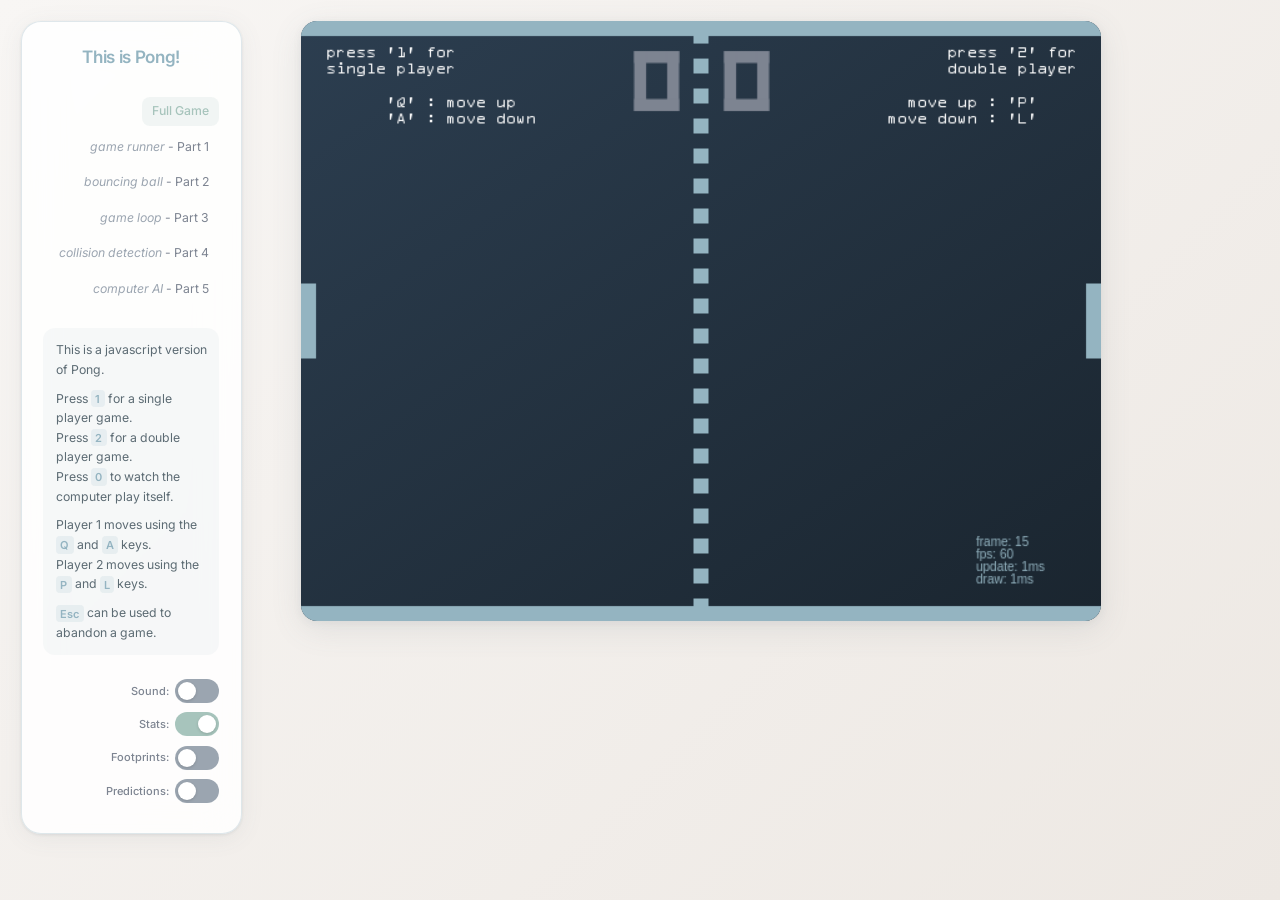
<file: index.html>
<!DOCTYPE html>
<html>

<head>
  <title>Pong!</title>
  <meta http-equiv="Content-Type" content="text/html; charset=utf-8" />
  <meta name="viewport" content="width=device-width, initial-scale=1.0">
  <link rel="preconnect" href="https://fonts.googleapis.com">
  <link rel="preconnect" href="https://fonts.gstatic.com" crossorigin>
  <link href="https://fonts.googleapis.com/css2?family=Inter:wght@300;400;500;600&display=swap" rel="stylesheet">
  <link href="pong.css" media="screen, print" rel="stylesheet" type="text/css" />
</head>

<body>

  <div id="sidebar">

    <h2>This is Pong!</h2>

    <ul class='parts'>
      <li><a href='https://certainmed.github.io/pong/' class='selected'>Full Game</a></li>
      <li><a href='https://certainmed.github.io/pong/part1/index.html'><i>game runner</i> - Part 1</a></li>
      <li><a href='https://certainmed.github.io/pong/part2/index.html'><i>bouncing ball</i> - Part 2</a></li>
      <li><a href='https://certainmed.github.io/pong/part3/index.html'><i>game loop</i> - Part 3</a></li>
      <li><a href='https://certainmed.github.io/pong/part4/index.html'><i>collision detection</i> - Part 4</a></li>
      <li><a href='https://certainmed.github.io/pong/part5/index.html'><i>computer AI</i> - Part 5</a></li>
    </ul>

    <div class='description'>
      <p>
        This is a javascript version of Pong.
      </p>
      <p>
        Press <b>1</b> for a single player game.<br>
        Press <b>2</b> for a double player game.<br>
        Press <b>0</b> to watch the computer play itself.
      </p>
      <p>
        Player 1 moves using the <b>Q</b> and <b>A</b> keys.<br>
        Player 2 moves using the <b>P</b> and <b>L</b> keys.
      </p>
      <p>
        <b>Esc</b> can be used to abandon a game.
      </p>
    </div>

    <div class='settings'>
      <label for='sound'>sound: </label>
      <input type='checkbox' id='sound'>
    </div>

    <div class='settings'>
      <label for='stats'>stats: </label>
      <input type='checkbox' id='stats' checked>
    </div>

    <div class='settings'>
      <label for='footprints'>footprints: </label>
      <input type='checkbox' id='footprints'>
    </div>

    <div class='settings'>
      <label for='predictions'>predictions: </label>
      <input type='checkbox' id='predictions'>
    </div>

  </div>

  <canvas id="game">
    <div id="unsupported">
      Sorry, this example cannot be run because your browser does not support the &lt;canvas&gt; element
    </div>
  </canvas>

  <script src="game.js" type="text/javascript"></script>
  <script src="pong.js" type="text/javascript"></script>
  <script type="text/javascript">
    Game.ready(function () {

      var size = document.getElementById('size');
      var sound = document.getElementById('sound');
      var stats = document.getElementById('stats');
      var footprints = document.getElementById('footprints');
      var predictions = document.getElementById('predictions');

      var pong = Game.start('game', Pong, {
        sound: sound.checked,
        stats: stats.checked,
        footprints: footprints.checked,
        predictions: predictions.checked
      });

      Game.addEvent(sound, 'change', function () { pong.enableSound(sound.checked); });
      Game.addEvent(stats, 'change', function () { pong.showStats(stats.checked); });
      Game.addEvent(footprints, 'change', function () { pong.showFootprints(footprints.checked); });
      Game.addEvent(predictions, 'change', function () { pong.showPredictions(predictions.checked); });

    });
  </script>

</body>

</html>
</file>
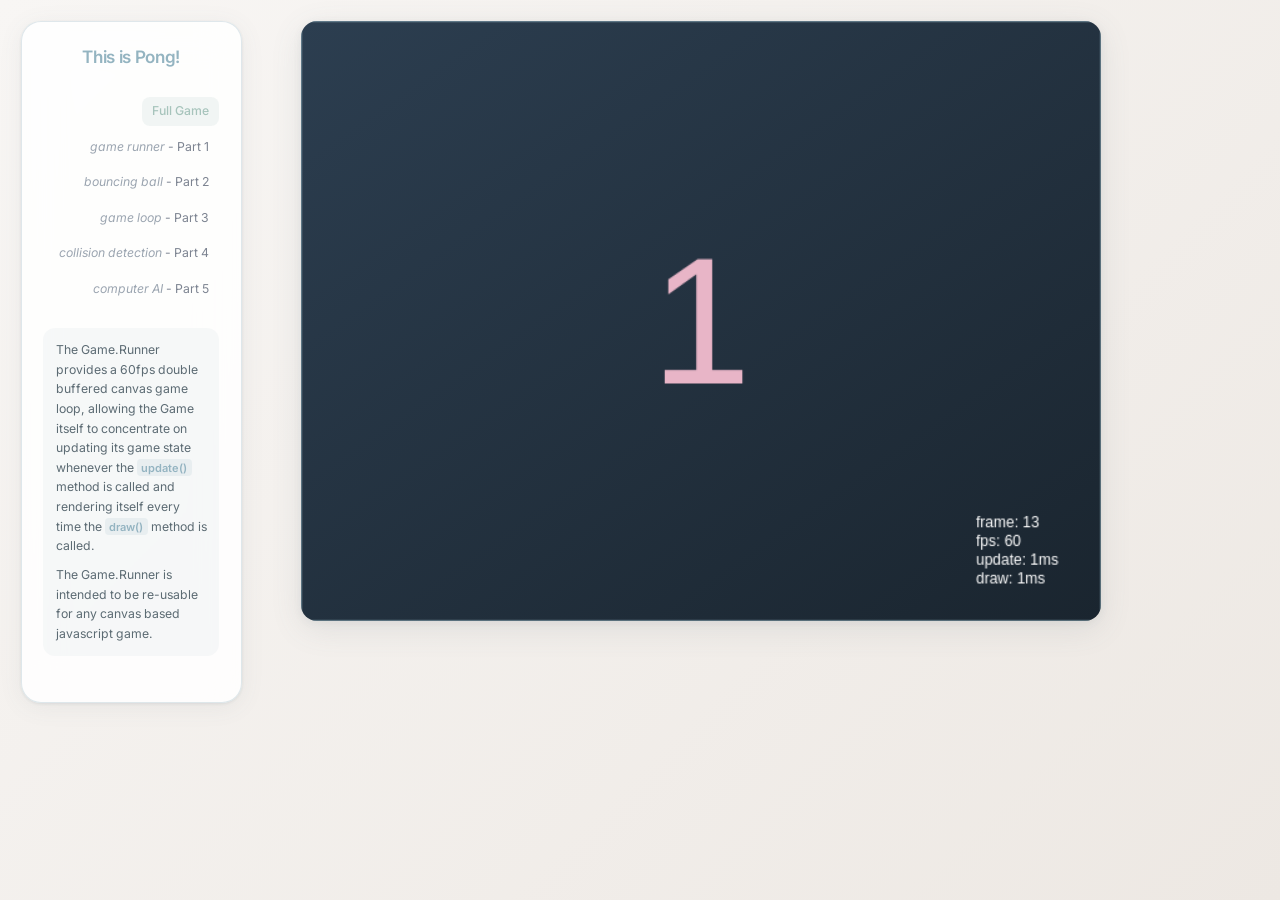
<file: part1/index.html>
<!DOCTYPE html> 
<html>
<head>
  <title>Pong!</title> 
  <meta http-equiv="Content-Type" content="text/html; charset=utf-8"/> 
  <link href="../pong.css" media="screen, print" rel="stylesheet" type="text/css" /> 
</head> 
 
<body> 

  <div id="sidebar">

    <h2>This is Pong!</h2>

    <ul class='parts'>
      <li><a href='https://certainmed.github.io/pong/' class='selected'>Full Game</a></li>
      <li><a href='https://certainmed.github.io/pong/part1/index.html'><i>game runner</i> - Part 1</a></li>
      <li><a href='https://certainmed.github.io/pong/part2/index.html'><i>bouncing ball</i> - Part 2</a></li>
      <li><a href='https://certainmed.github.io/pong/part3/index.html'><i>game loop</i> - Part 3</a></li>
      <li><a href='https://certainmed.github.io/pong/part4/index.html'><i>collision detection</i> - Part 4</a></li>
      <li><a href='https://certainmed.github.io/pong/part5/index.html'><i>computer AI</i> - Part 5</a></li>
    </ul>

    <div class='description'>
      <p>
        The Game.Runner provides a 60fps double buffered canvas game loop, allowing the Game itself to concentrate
        on updating its game state whenever the <b>update()</b> method is called and rendering itself every
        time the <b>draw()</b> method is called.
      </p>
      <p>
        The Game.Runner is intended to be re-usable for any canvas based javascript game.
      </p>
    </div>

  </div>

  <canvas id="game">
    <div id="unsupported">
      Sorry, this example cannot be run because your browser does not support the &lt;canvas&gt; element
    </div>
  </canvas>

  <script src="game.js" type="text/javascript"></script> 
  <script src="pong.js" type="text/javascript"></script>
  <script type="text/javascript">
  Game.ready(function() {
    var pong = Game.start('game', Pong);
  });
  </script>

</body> 
</html>
</file>
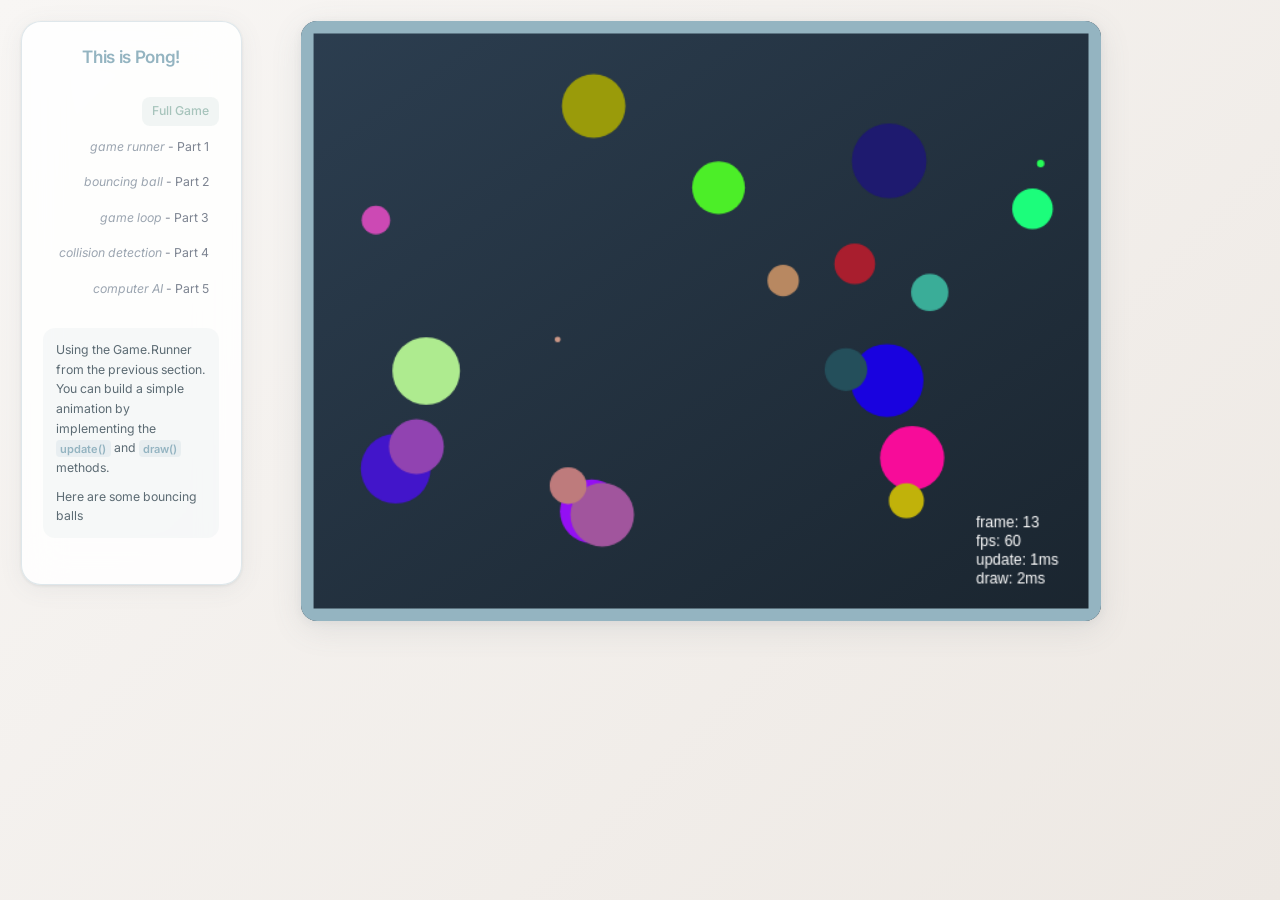
<file: part2/index.html>
<!DOCTYPE html> 
<html>
<head>
  <title>Pong!</title> 
  <meta http-equiv="Content-Type" content="text/html; charset=utf-8"/> 
  <link href="../pong.css" media="screen, print" rel="stylesheet" type="text/css" /> 
</head> 
 
<body> 

  <div id="sidebar">

    <h2>This is Pong!</h2>

    <ul class='parts'>
      <li><a href='https://certainmed.github.io/pong/' class='selected'>Full Game</a></li>
      <li><a href='https://certainmed.github.io/pong/part1/index.html'><i>game runner</i> - Part 1</a></li>
      <li><a href='https://certainmed.github.io/pong/part2/index.html'><i>bouncing ball</i> - Part 2</a></li>
      <li><a href='https://certainmed.github.io/pong/part3/index.html'><i>game loop</i> - Part 3</a></li>
      <li><a href='https://certainmed.github.io/pong/part4/index.html'><i>collision detection</i> - Part 4</a></li>
      <li><a href='https://certainmed.github.io/pong/part5/index.html'><i>computer AI</i> - Part 5</a></li>
    </ul>

    <div class='description'>
      <p>
        Using the Game.Runner from the previous section. You can build a simple animation 
        by implementing the <b>update()</b> and <b>draw()</b> methods.
      </p>
      <p>
        Here are some bouncing balls
      </p>
    </div>

  </div>

  <canvas id="game">
    <div id="unsupported">
      Sorry, this example cannot be run because your browser does not support the &lt;canvas&gt; element
    </div>
  </canvas>

  <script src="game.js" type="text/javascript"></script> 
  <script src="pong.js" type="text/javascript"></script>
  <script type="text/javascript">
  Game.ready(function() {
    Game.start('game', Pong);
  });
  </script>

</body> 
</html>
</file>
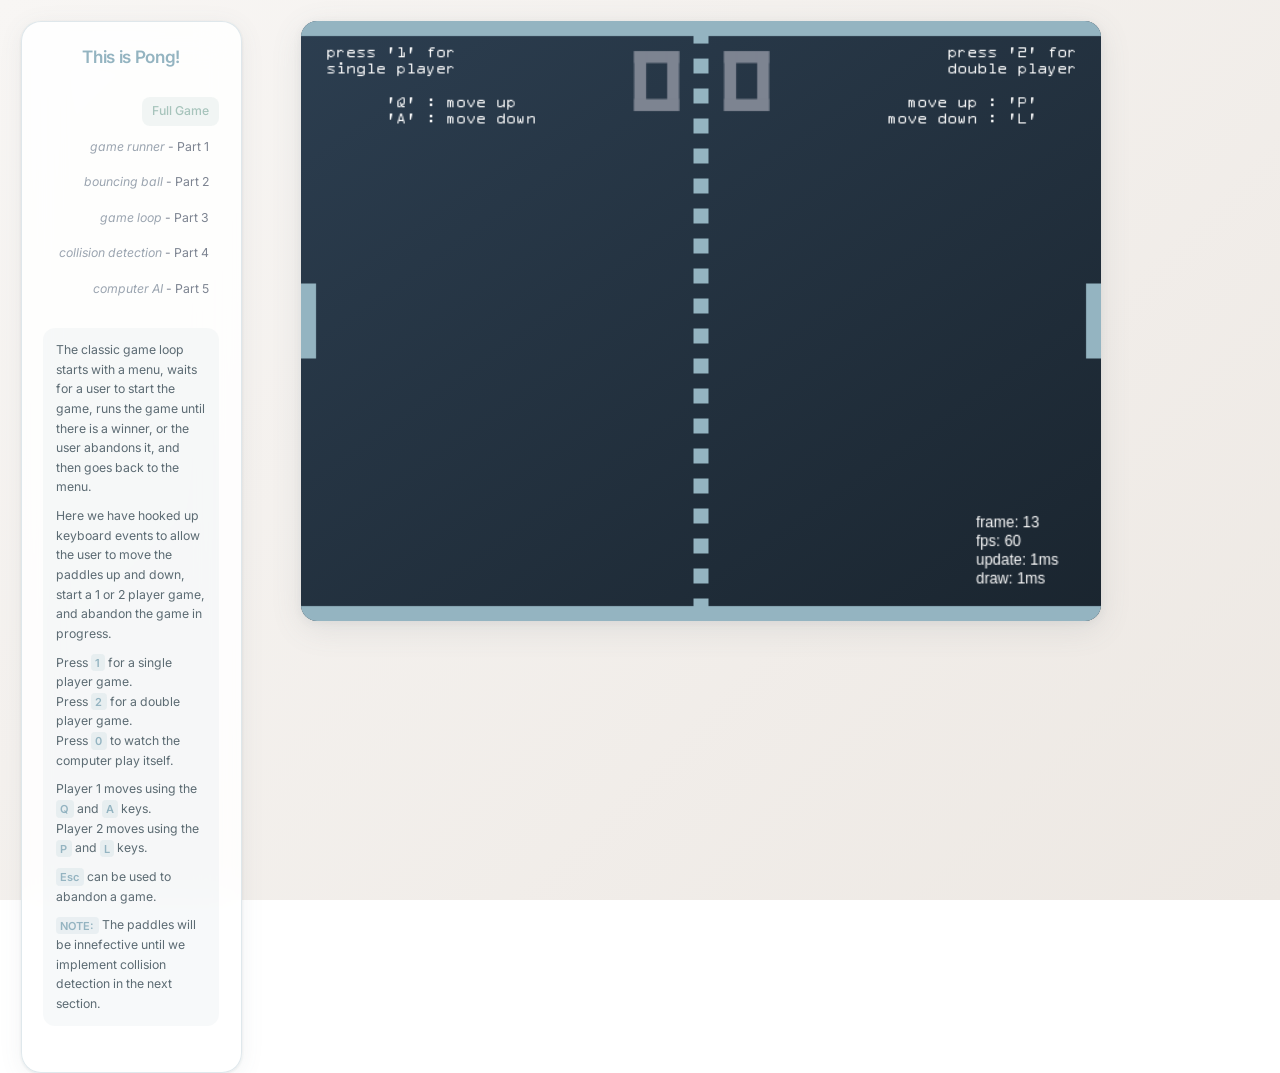
<file: part3/index.html>
<!DOCTYPE html> 
<html>
<head>
  <title>Pong!</title> 
  <meta http-equiv="Content-Type" content="text/html; charset=utf-8"/> 
  <link href="../pong.css" media="screen, print" rel="stylesheet" type="text/css" /> 
</head> 
 
<body> 

  <div id="sidebar">

    <h2>This is Pong!</h2>

    <ul class='parts'>
      <li><a href='https://certainmed.github.io/pong/' class='selected'>Full Game</a></li>
      <li><a href='https://certainmed.github.io/pong/part1/index.html'><i>game runner</i> - Part 1</a></li>
      <li><a href='https://certainmed.github.io/pong/part2/index.html'><i>bouncing ball</i> - Part 2</a></li>
      <li><a href='https://certainmed.github.io/pong/part3/index.html'><i>game loop</i> - Part 3</a></li>
      <li><a href='https://certainmed.github.io/pong/part4/index.html'><i>collision detection</i> - Part 4</a></li>
      <li><a href='https://certainmed.github.io/pong/part5/index.html'><i>computer AI</i> - Part 5</a></li>
    </ul>

    <div class='description'>
      <p>
        The classic game loop starts with a menu, waits for a user to start the game, runs
        the game until there is a winner, or the user abandons it, and then goes back to the menu.
      </p>
      <p>
        Here we have hooked up keyboard events to allow the user to move the paddles up and
        down, start a 1 or 2 player game, and abandon the game in progress.
      </p>
      <p>
        Press <b>1</b> for a single player game.<br>
        Press <b>2</b> for a double player game.<br>
        Press <b>0</b> to watch the computer play itself.
      </p>
      <p>
        Player 1 moves using the <b>Q</b> and <b>A</b> keys.<br>
        Player 2 moves using the <b>P</b> and <b>L</b> keys.
      </p>
      <p>
        <b>Esc</b> can be used to abandon a game.
      </p>
      <p>
        <b>NOTE:</b> The paddles will be innefective until we implement collision detection in the next section. 
      </p>
    </div>

  </div>

  <canvas id="game">
    <div id="unsupported">
      Sorry, this example cannot be run because your browser does not support the &lt;canvas&gt; element
    </div>
  </canvas>

  <script src="game.js" type="text/javascript"></script> 
  <script src="pong.js" type="text/javascript"></script>
  <script type="text/javascript">
  Game.ready(function() {
    Game.start('game', Pong);
  });
  </script>

</body> 
</html>
</file>
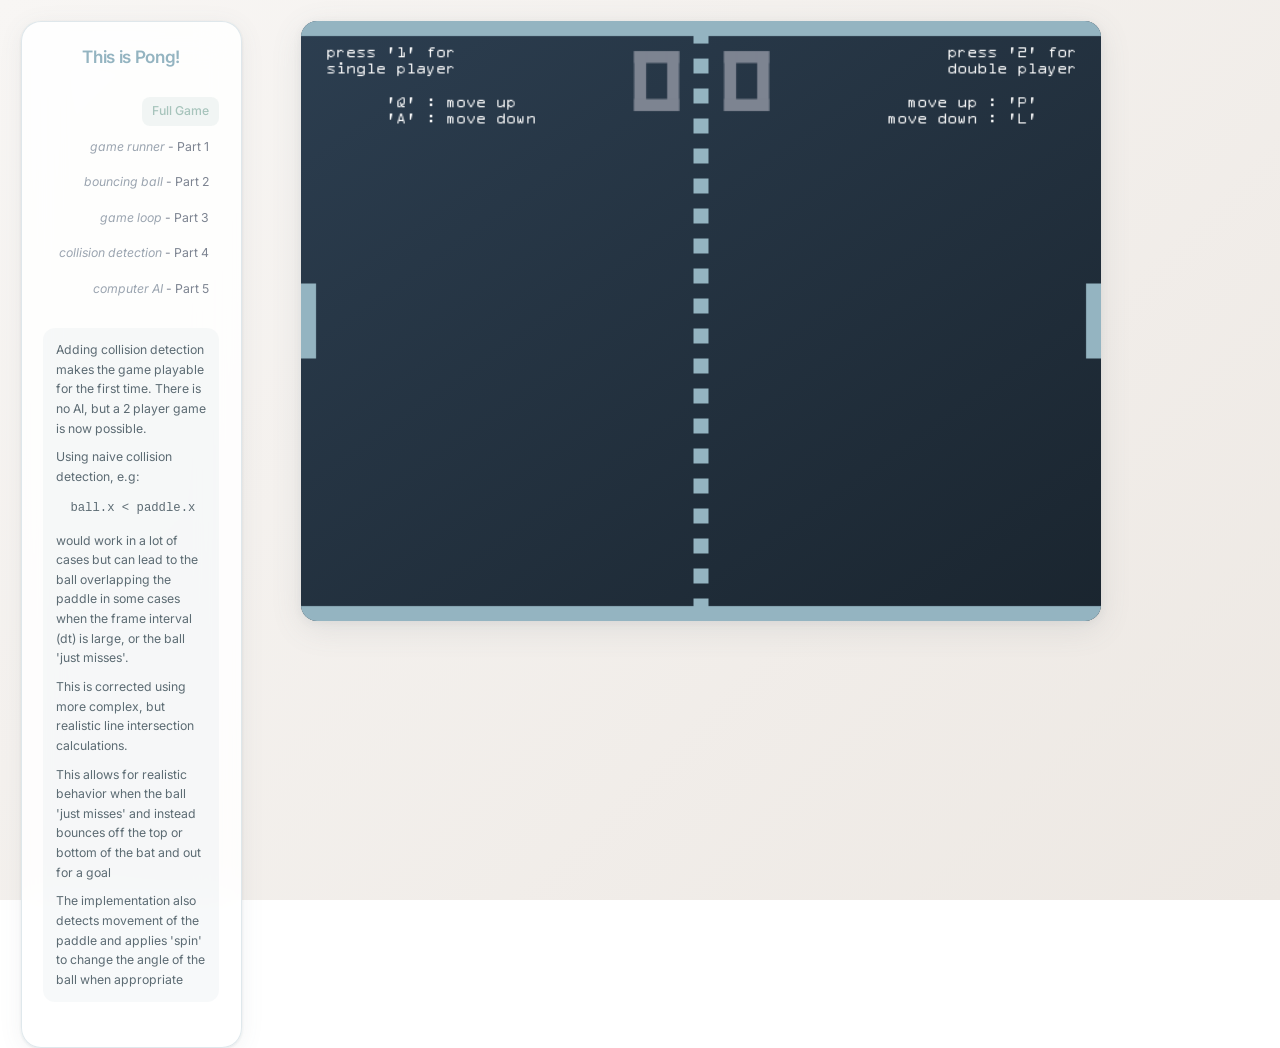
<file: part4/index.html>
<!DOCTYPE html> 
<html>
<head>
  <title>Pong!</title> 
  <meta http-equiv="Content-Type" content="text/html; charset=utf-8"/> 
  <link href="../pong.css" media="screen, print" rel="stylesheet" type="text/css" /> 
</head> 
 
<body> 

  <div id="sidebar">

    <h2>This is Pong!</h2>

    <ul class='parts'>
      <li><a href='https://certainmed.github.io/pong/' class='selected'>Full Game</a></li>
      <li><a href='https://certainmed.github.io/pong/part1/index.html'><i>game runner</i> - Part 1</a></li>
      <li><a href='https://certainmed.github.io/pong/part2/index.html'><i>bouncing ball</i> - Part 2</a></li>
      <li><a href='https://certainmed.github.io/pong/part3/index.html'><i>game loop</i> - Part 3</a></li>
      <li><a href='https://certainmed.github.io/pong/part4/index.html'><i>collision detection</i> - Part 4</a></li>
      <li><a href='https://certainmed.github.io/pong/part5/index.html'><i>computer AI</i> - Part 5</a></li>
    </ul>

    <div class='description'>
      <p>
        Adding collision detection makes the game playable for the first time.
        There is no AI, but a 2 player game is now possible.
      </p>
      <p>
        Using naive collision detection, e.g:
          <pre>  ball.x &lt; paddle.x</pre>
        would work in a lot of cases but can lead to the ball overlapping the
        paddle in some cases when the frame interval (dt) is large, or the ball 'just misses'.
      </p>
      <p>
        This is corrected using more complex, but realistic line intersection calculations.
      </p>
      <p>
        This allows for realistic behavior when the ball 'just misses' and instead
        bounces off the top or bottom of the bat and out for a goal
      </p>
      <p>
        The implementation also detects movement of the paddle and
        applies 'spin' to change the angle of the ball when appropriate
      </p>

    </div>

  </div>

  <canvas id="game">
    <div id="unsupported">
      Sorry, this example cannot be run because your browser does not support the &lt;canvas&gt; element
    </div>
  </canvas>

  <script src="game.js" type="text/javascript"></script> 
  <script src="pong.js" type="text/javascript"></script>
  <script type="text/javascript">
  Game.ready(function() {
    Game.start('game', Pong);
  });
  </script>

</body> 
</html>
</file>
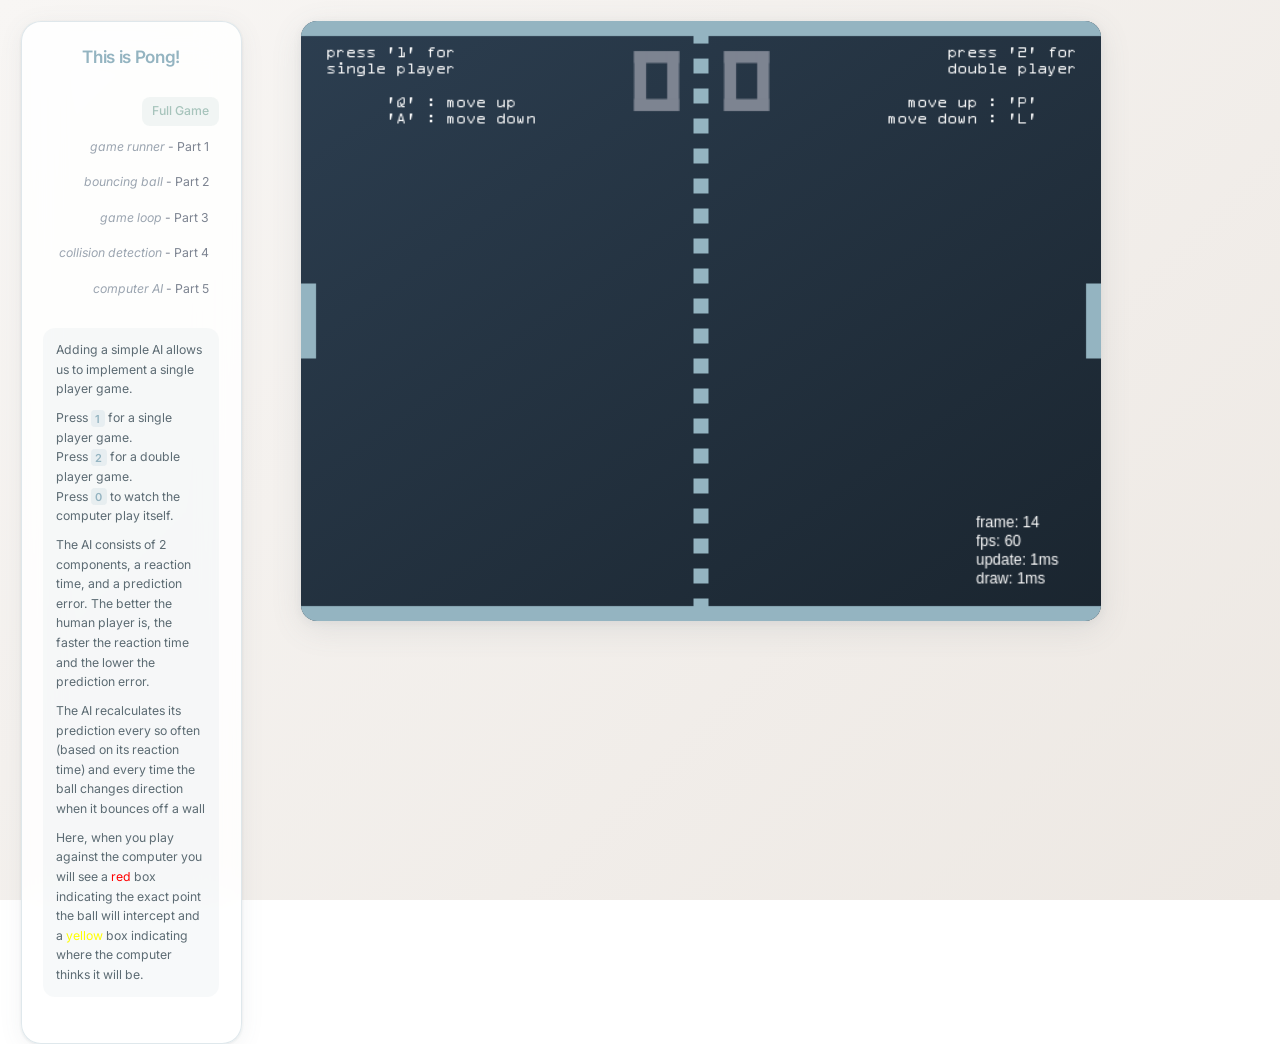
<file: part5/index.html>
<!DOCTYPE html>
<html>

<head>
  <title>Pong!</title>
  <meta http-equiv="Content-Type" content="text/html; charset=utf-8" />
  <meta name="viewport" content="width=device-width, initial-scale=1.0">
  <link rel="preconnect" href="https://fonts.googleapis.com">
  <link rel="preconnect" href="https://fonts.gstatic.com" crossorigin>
  <link href="https://fonts.googleapis.com/css2?family=Inter:wght@300;400;500;600&display=swap" rel="stylesheet">
  <link href="../pong.css" media="screen, print" rel="stylesheet" type="text/css" />
</head>

<body>

  <div id="sidebar">

    <h2>This is Pong!</h2>

    <ul class='parts'>
      <li><a href='https://certainmed.github.io/pong/' class='selected'>Full Game</a></li>
      <li><a href='https://certainmed.github.io/pong/part1/index.html'><i>game runner</i> - Part 1</a></li>
      <li><a href='https://certainmed.github.io/pong/part2/index.html'><i>bouncing ball</i> - Part 2</a></li>
      <li><a href='https://certainmed.github.io/pong/part3/index.html'><i>game loop</i> - Part 3</a></li>
      <li><a href='https://certainmed.github.io/pong/part4/index.html'><i>collision detection</i> - Part 4</a></li>
      <li><a href='https://certainmed.github.io/pong/part5/index.html'><i>computer AI</i> - Part 5</a></li>
    </ul>

    <div class='description'>
      <p>
        Adding a simple AI allows us to implement a single player game.
      </p>
      <p>
        Press <b>1</b> for a single player game.<br>
        Press <b>2</b> for a double player game.<br>
        Press <b>0</b> to watch the computer play itself.
      </p>
      <p>
        The AI consists of 2 components, a reaction time, and a prediction
        error. The better the human player is, the faster the reaction time
        and the lower the prediction error.
      </p>
      <p>
        The AI recalculates its prediction every so often (based on its reaction
        time) and every time the ball changes direction when it bounces off a wall
      </p>
      <p>
        Here, when you play against the computer you will see a <span style='color:red'>red</span>
        box indicating the exact point the ball will intercept and a <span style='color:yellow'>yellow</span>
        box indicating where the computer thinks it will be.
      </p>
    </div>

  </div>

  <canvas id="game">
    <div id="unsupported">
      Sorry, this example cannot be run because your browser does not support the &lt;canvas&gt; element
    </div>
  </canvas>

  <script src="game.js" type="text/javascript"></script>
  <script src="pong.js" type="text/javascript"></script>
  <script type="text/javascript">
    Game.ready(function () {
      Game.start('game', Pong);
    });
  </script>

</body>

</html>
</file>
<file: pong.css>
/* Google Fonts - Inter */
@import url('https://fonts.googleapis.com/css2?family=Inter:wght@300;400;500;600&display=swap');

/* ============================================
   PASTEL MINIMALIST PONG - Modern Redesign
   ============================================ */

:root {
  /* Pastel Color Palette */
  --bg-cream: #F8F6F4;
  --bg-gradient-end: #EDE8E3;
  --sidebar-bg: rgba(255, 255, 255, 0.85);
  --sidebar-border: rgba(148, 180, 193, 0.3);

  --text-primary: #5C6B73;
  --text-secondary: #7D8491;
  --text-muted: #9BA5B0;

  --accent-primary: #94B4C1;
  --accent-secondary: #A7C4BC;
  --accent-rose: #E8B5C7;

  --shadow-soft: rgba(92, 107, 115, 0.08);
  --shadow-medium: rgba(92, 107, 115, 0.12);

  /* Transitions */
  --transition-fast: 0.2s ease;
  --transition-medium: 0.3s ease;
}

* {
  box-sizing: border-box;
}

body {
  background: linear-gradient(135deg, var(--bg-cream) 0%, var(--bg-gradient-end) 100%);
  background-attachment: fixed;
  color: var(--text-primary);
  font-family: 'Inter', -apple-system, BlinkMacSystemFont, sans-serif;
  font-size: 14px;
  font-weight: 400;
  line-height: 1.6;
  padding: 1.5em;
  min-height: 100vh;
  margin: 0;
}

#unsupported {
  border: 1px solid var(--accent-rose);
  color: var(--text-primary);
  background-color: rgba(232, 181, 199, 0.2);
  padding: 2em;
  margin: 1em;
  display: inline-block;
  border-radius: 12px;
  font-weight: 500;
}

/* ============================================
   SIDEBAR - Glassmorphism Effect
   ============================================ */

#sidebar {
  width: 18em;
  height: auto;
  min-height: 36em;
  float: left;
  font-size: 0.875em;
  background: var(--sidebar-bg);
  backdrop-filter: blur(20px);
  -webkit-backdrop-filter: blur(20px);
  border: 1px solid var(--sidebar-border);
  border-radius: 20px;
  padding: 1.75em;
  box-shadow:
    0 4px 24px var(--shadow-soft),
    0 1px 3px var(--shadow-medium);
}

#sidebar h2 {
  color: var(--accent-primary);
  text-align: center;
  margin: 0 0 1.5em 0;
  font-weight: 600;
  font-size: 1.4em;
  letter-spacing: -0.02em;
}

/* Navigation Links */
#sidebar .parts {
  padding-left: 0;
  list-style-type: none;
  margin-bottom: 2em;
  text-align: right;
}

#sidebar .parts li {
  margin-bottom: 0.5em;
}

#sidebar .parts li a {
  color: var(--text-secondary);
  text-decoration: none;
  display: inline-block;
  padding: 0.4em 0.8em;
  border-radius: 8px;
  transition: all var(--transition-fast);
}

#sidebar .parts li a:visited {
  color: var(--text-secondary);
}

#sidebar .parts li a:hover {
  color: var(--accent-primary);
  background: rgba(148, 180, 193, 0.1);
  transform: translateX(-4px);
}

#sidebar .parts li a.selected {
  color: var(--accent-secondary);
  font-weight: 500;
  background: rgba(167, 196, 188, 0.15);
}

#sidebar .parts li a i {
  color: var(--text-muted);
  font-style: italic;
}

#sidebar .parts li a.selected i {
  color: var(--accent-secondary);
}

/* Settings Section */
#sidebar .settings {
  line-height: 1.5em;
  height: auto;
  margin-bottom: 0.75em;
  text-align: right;
  display: flex;
  justify-content: flex-end;
  align-items: center;
  gap: 0.5em;
}

#sidebar .settings.size {
  /* Reserved for future size-specific styling */
}

#sidebar .settings.speed {
  margin-bottom: 1.5em;
}

#sidebar .settings label {
  vertical-align: middle;
  color: var(--text-secondary);
  font-weight: 500;
  font-size: 0.9em;
  text-transform: capitalize;
}

#sidebar .settings input[type="checkbox"] {
  -webkit-appearance: none;
  -moz-appearance: none;
  appearance: none;
  width: 44px;
  height: 24px;
  background: var(--text-muted);
  border-radius: 12px;
  position: relative;
  cursor: pointer;
  transition: background var(--transition-fast);
  margin: 0;
}

#sidebar .settings input[type="checkbox"]::before {
  content: '';
  position: absolute;
  width: 18px;
  height: 18px;
  background: white;
  border-radius: 50%;
  top: 3px;
  left: 3px;
  transition: transform var(--transition-fast);
  box-shadow: 0 1px 3px rgba(0, 0, 0, 0.15);
}

#sidebar .settings input[type="checkbox"]:checked {
  background: var(--accent-secondary);
}

#sidebar .settings input[type="checkbox"]:checked::before {
  transform: translateX(20px);
}

#sidebar .settings select {
  vertical-align: middle;
  background: white;
  border: 1px solid var(--sidebar-border);
  border-radius: 8px;
  padding: 0.4em 0.8em;
  color: var(--text-primary);
  font-family: inherit;
  cursor: pointer;
  transition: border-color var(--transition-fast);
}

#sidebar .settings select:hover {
  border-color: var(--accent-primary);
}

/* Description Section */
#sidebar .description {
  margin-bottom: 2em;
  padding: 1em;
  background: rgba(148, 180, 193, 0.08);
  border-radius: 12px;
}

#sidebar .description p {
  margin: 0 0 0.75em 0;
  line-height: 1.6;
}

#sidebar .description p:last-child {
  margin-bottom: 0;
}

#sidebar .description b {
  font-weight: 600;
  color: var(--accent-primary);
  background: rgba(148, 180, 193, 0.15);
  padding: 0.15em 0.4em;
  border-radius: 4px;
  font-size: 0.9em;
}

/* ============================================
   GAME CANVAS
   ============================================ */

#game {
  display: block;
  border-radius: 16px;
  box-shadow:
    0 8px 32px var(--shadow-medium),
    0 2px 8px var(--shadow-soft);
  background: linear-gradient(145deg, #2C3E50 0%, #1A252F 100%);
}

/* ============================================
   RESPONSIVE DESIGN
   ============================================ */

@media screen and (min-width: 0px) {
  #sidebar {
    display: none;
  }

  #game {
    display: block;
    width: 480px;
    height: 360px;
    margin: 0 auto;
  }
}

@media screen and (min-width: 800px) {
  #game {
    width: 640px;
    height: 480px;
  }
}

@media screen and (min-width: 1000px) {
  #sidebar {
    display: block;
  }

  #game {
    margin-left: 20em;
  }
}

@media screen and (min-width: 1200px) {
  #game {
    width: 800px;
    height: 600px;
  }
}

@media screen and (min-width: 1600px) {
  #game {
    width: 1024px;
    height: 768px;
  }
}
</file>
